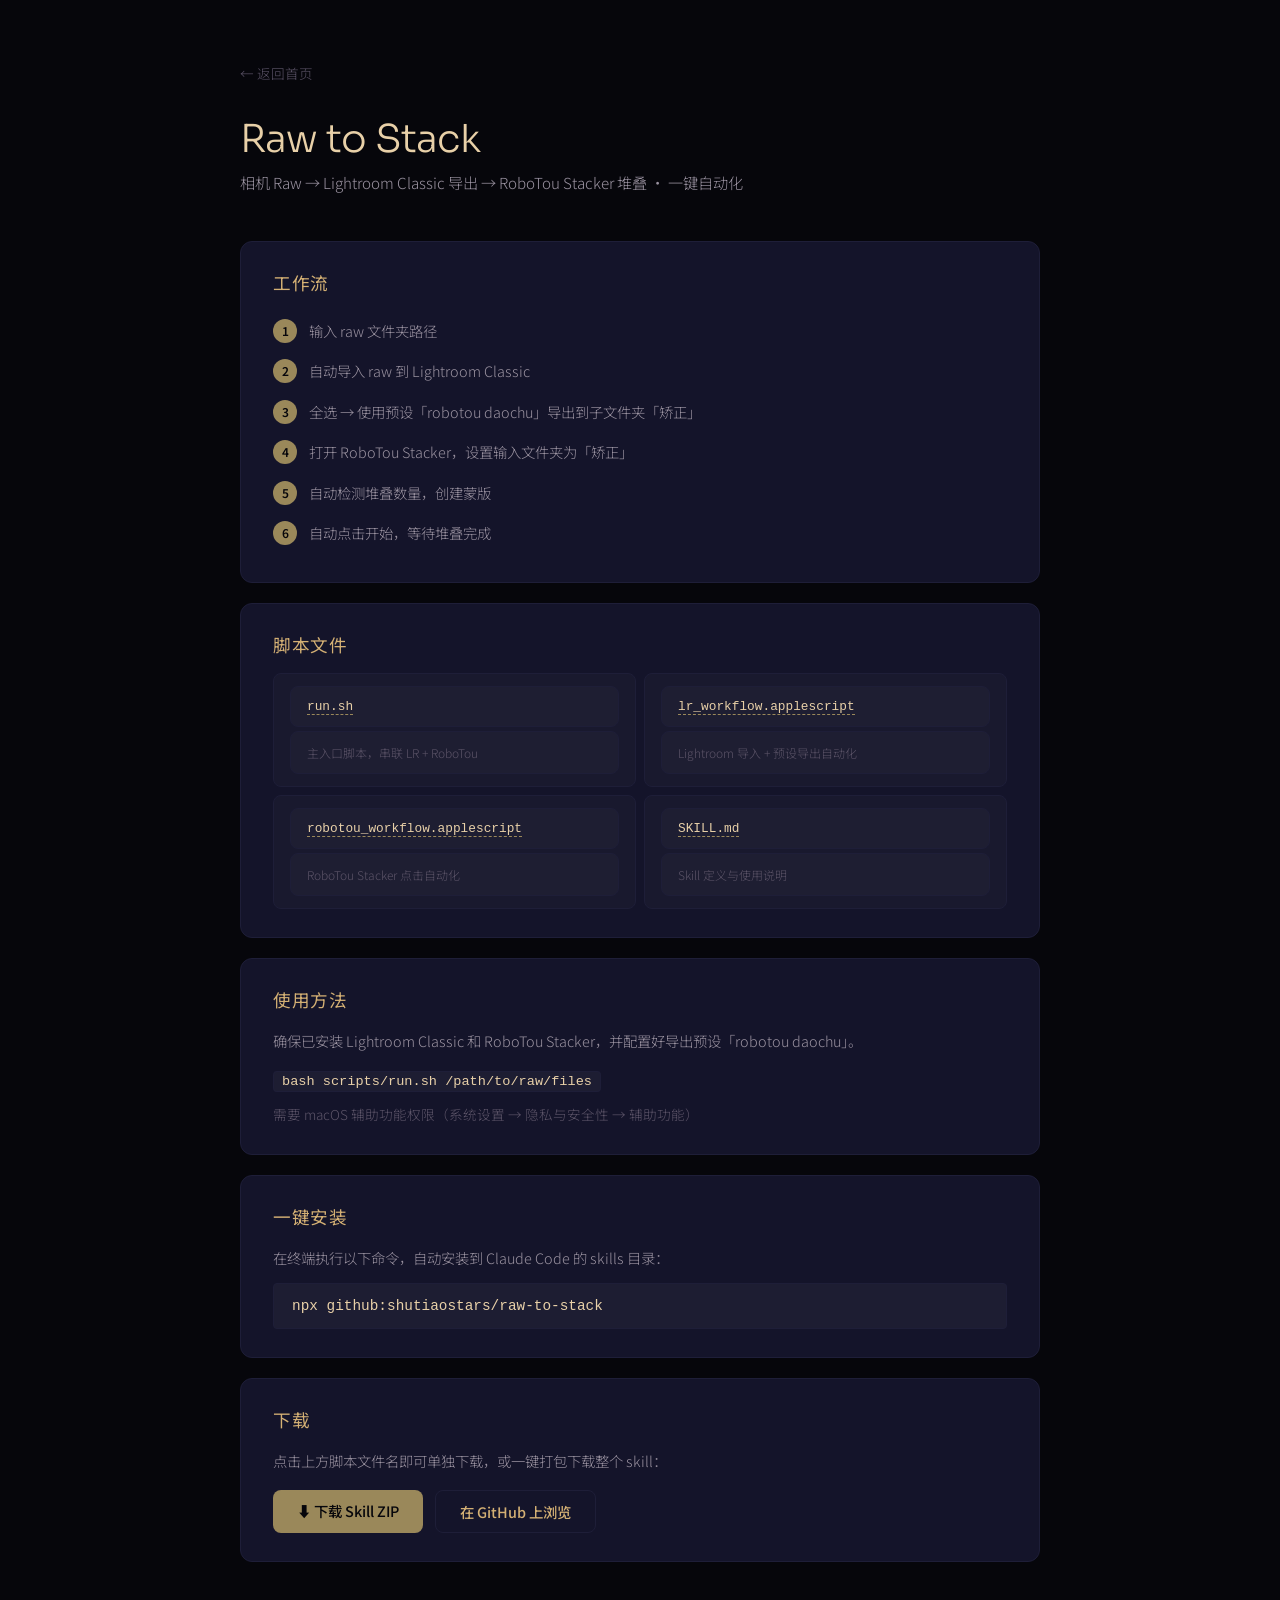
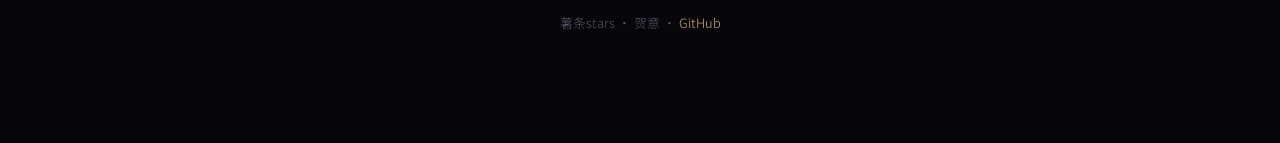
<file: raw-to-stack/index.html>
<!DOCTYPE html>
<html lang="zh-CN" data-theme="dark">
<head>
<meta charset="UTF-8">
<meta name="viewport" content="width=device-width, initial-scale=1.0">
<title>Raw to Stack — 星空堆叠工作流</title>
<link rel="preconnect" href="https://fonts.googleapis.com">
<link rel="preconnect" href="https://fonts.gstatic.com" crossorigin>
<link href="https://fonts.googleapis.com/css2?family=Noto+Sans+SC:wght@300;400;500;600;700&family=Prata&family=Sora:wght@300;400;500;600;700&display=swap" rel="stylesheet">
<style>
*,*::before,*::after{box-sizing:border-box;margin:0;padding:0}
html{scroll-behavior:smooth}
:root{
  --black:#06060b;
  --near-black:#0a0a12;
  --dark:#0f0f1c;
  --dark-card:#14142a;
  --dark-border:#1e1e38;
  --gold:#d4b074;
  --gold-light:#e8d0a8;
  --gold-dim:#9a885a;
  --text-primary:#ede8dd;
  --text-secondary:#9a92a0;
  --text-muted:#5c5468;
  --glow:rgba(212,176,116,0.10);
}
body{
  font-family:'Noto Sans SC',sans-serif;
  background:var(--black);
  color:var(--text-primary);
  min-height:100vh;
  display:flex;
  flex-direction:column;
  align-items:center;
  padding:60px 24px;
}
.container{
  max-width:800px;
  width:100%;
}
h1{
  font-family:'Sora','Noto Sans SC',sans-serif;
  font-weight:300;
  font-size:2.4rem;
  letter-spacing:-0.02em;
  margin-bottom:8px;
  color:var(--gold-light);
}
.subtitle{
  color:var(--text-secondary);
  font-size:0.95rem;
  margin-bottom:48px;
  font-weight:300;
}
.section{
  background:var(--dark-card);
  border:1px solid var(--dark-border);
  border-radius:12px;
  padding:28px 32px;
  margin-bottom:20px;
}
.section h2{
  font-family:'Sora','Noto Sans SC',sans-serif;
  font-weight:400;
  font-size:1.1rem;
  color:var(--gold);
  margin-bottom:16px;
  letter-spacing:0.03em;
}
.section p,.section li{
  color:var(--text-secondary);
  font-size:0.9rem;
  line-height:1.8;
  font-weight:300;
}
.section ul{
  list-style:none;
  padding:0;
}
.section ul li::before{
  content:"✦ ";
  color:var(--gold-dim);
}
code{
  font-family:'SF Mono','Fira Code',monospace;
  font-size:0.85rem;
  background:rgba(255,255,255,0.04);
  color:var(--gold-light);
  padding:2px 8px;
  border-radius:4px;
  border:1px solid var(--dark-border);
}
.steps{
  counter-reset:step;
  list-style:none;
  padding:0;
}
.steps li{
  counter-increment:step;
  padding:8px 0 8px 36px;
  position:relative;
  color:var(--text-secondary);
  font-size:0.9rem;
  line-height:1.7;
  font-weight:300;
}
.steps li::before{
  content:counter(step);
  position:absolute;
  left:0;
  top:8px;
  width:24px;
  height:24px;
  background:var(--gold-dim);
  color:var(--black);
  font-size:0.75rem;
  font-weight:600;
  border-radius:50%;
  display:flex;
  align-items:center;
  justify-content:center;
}
.files{
  display:grid;
  grid-template-columns:1fr 1fr;
  gap:8px;
}
.files div{
  background:rgba(255,255,255,0.02);
  border:1px solid var(--dark-border);
  border-radius:8px;
  padding:12px 16px;
}
.files .name{
  font-family:'SF Mono','Fira Code',monospace;
  font-size:0.8rem;
  margin-bottom:4px;
}
.files .name a{
  color:var(--gold-light);
  text-decoration:none;
  border-bottom:1px dashed var(--gold-dim);
}
.files .name a:hover{
  color:var(--gold);
  border-bottom-style:solid;
}
.files .desc{
  color:var(--text-muted);
  font-size:0.75rem;
  font-weight:300;
}
a{
  color:var(--gold);
  text-decoration:none;
  transition:color 0.2s;
}
a:hover{color:var(--gold-light)}
.back{
  display:inline-block;
  margin-bottom:32px;
  color:var(--text-muted);
  font-size:0.85rem;
  font-weight:300;
}
.back:hover{color:var(--text-secondary)}
@media(max-width:600px){
  body{padding:32px 16px}
  h1{font-size:1.6rem}
  .section{padding:20px}
  .files{grid-template-columns:1fr}
}
</style>
</head>
<body>
<div class="container">
  <a href="/" class="back">← 返回首页</a>
  <h1>Raw to Stack</h1>
  <p class="subtitle">相机 Raw → Lightroom Classic 导出 → RoboTou Stacker 堆叠 · 一键自动化</p>

  <div class="section">
    <h2>工作流</h2>
    <ol class="steps">
      <li>输入 raw 文件夹路径</li>
      <li>自动导入 raw 到 Lightroom Classic</li>
      <li>全选 → 使用预设「robotou daochu」导出到子文件夹「矫正」</li>
      <li>打开 RoboTou Stacker，设置输入文件夹为「矫正」</li>
      <li>自动检测堆叠数量，创建蒙版</li>
      <li>自动点击开始，等待堆叠完成</li>
    </ol>
  </div>

  <div class="section">
    <h2>脚本文件</h2>
    <div class="files">
      <div>
        <div class="name"><a href="https://raw.githubusercontent.com/shutiaostars/raw-to-stack/main/scripts/run.sh" download>run.sh</a></div>
        <div class="desc">主入口脚本，串联 LR + RoboTou</div>
      </div>
      <div>
        <div class="name"><a href="https://raw.githubusercontent.com/shutiaostars/raw-to-stack/main/scripts/lr_workflow.applescript" download>lr_workflow.applescript</a></div>
        <div class="desc">Lightroom 导入 + 预设导出自动化</div>
      </div>
      <div>
        <div class="name"><a href="https://raw.githubusercontent.com/shutiaostars/raw-to-stack/main/scripts/robotou_workflow.applescript" download>robotou_workflow.applescript</a></div>
        <div class="desc">RoboTou Stacker 点击自动化</div>
      </div>
      <div>
        <div class="name"><a href="https://raw.githubusercontent.com/shutiaostars/raw-to-stack/main/SKILL.md" download>SKILL.md</a></div>
        <div class="desc">Skill 定义与使用说明</div>
      </div>
    </div>
  </div>

  <div class="section">
    <h2>使用方法</h2>
    <p style="margin-bottom:12px;">确保已安装 Lightroom Classic 和 RoboTou Stacker，并配置好导出预设「robotou daochu」。</p>
    <code>bash scripts/run.sh /path/to/raw/files</code>
    <p style="margin-top:12px;color:var(--text-muted);font-size:0.85rem;font-weight:300;">
      需要 macOS 辅助功能权限（系统设置 → 隐私与安全性 → 辅助功能）
    </p>
  </div>

  <div class="section">
    <h2>一键安装</h2>
    <p style="margin-bottom:12px;color:var(--text-secondary);font-size:0.9rem;font-weight:300;">
      在终端执行以下命令，自动安装到 Claude Code 的 skills 目录：
    </p>
    <code style="display:block;padding:14px 18px;font-size:0.9rem;">npx github:shutiaostars/raw-to-stack</code>
  </div>

  <div class="section">
    <h2>下载</h2>
    <p style="margin-bottom:16px;color:var(--text-secondary);font-size:0.9rem;font-weight:300;">
      点击上方脚本文件名即可单独下载，或一键打包下载整个 skill：
    </p>
    <div style="display:flex;gap:12px;flex-wrap:wrap;">
      <a href="https://github.com/shutiaostars/raw-to-stack/archive/refs/heads/main.zip" class="btn" style="display:inline-block;padding:10px 24px;background:var(--gold-dim);color:var(--black);border-radius:8px;font-weight:500;font-size:0.9rem;transition:background 0.2s;" onmouseover="this.style.background='var(--gold-light)'" onmouseout="this.style.background='var(--gold-dim)'">⬇ 下载 Skill ZIP</a>
      <a href="https://github.com/shutiaostars/raw-to-stack" class="btn" style="display:inline-block;padding:10px 24px;background:transparent;color:var(--gold);border:1px solid var(--dark-border);border-radius:8px;font-weight:500;font-size:0.9rem;transition:background 0.2s;" onmouseover="this.style.background='var(--dark-card)'" onmouseout="this.style.background='transparent'">在 GitHub 上浏览</a>
    </div>
  </div>

  <div class="section" style="text-align:center;border-color:transparent;background:transparent;">
    <p style="color:var(--text-muted);font-size:0.8rem;">
      薯条stars · 贺意 · <a href="https://github.com/shutiaostars/raw-to-stack">GitHub</a>
    </p>
  </div>
</div>
</body>
</html>
</file>
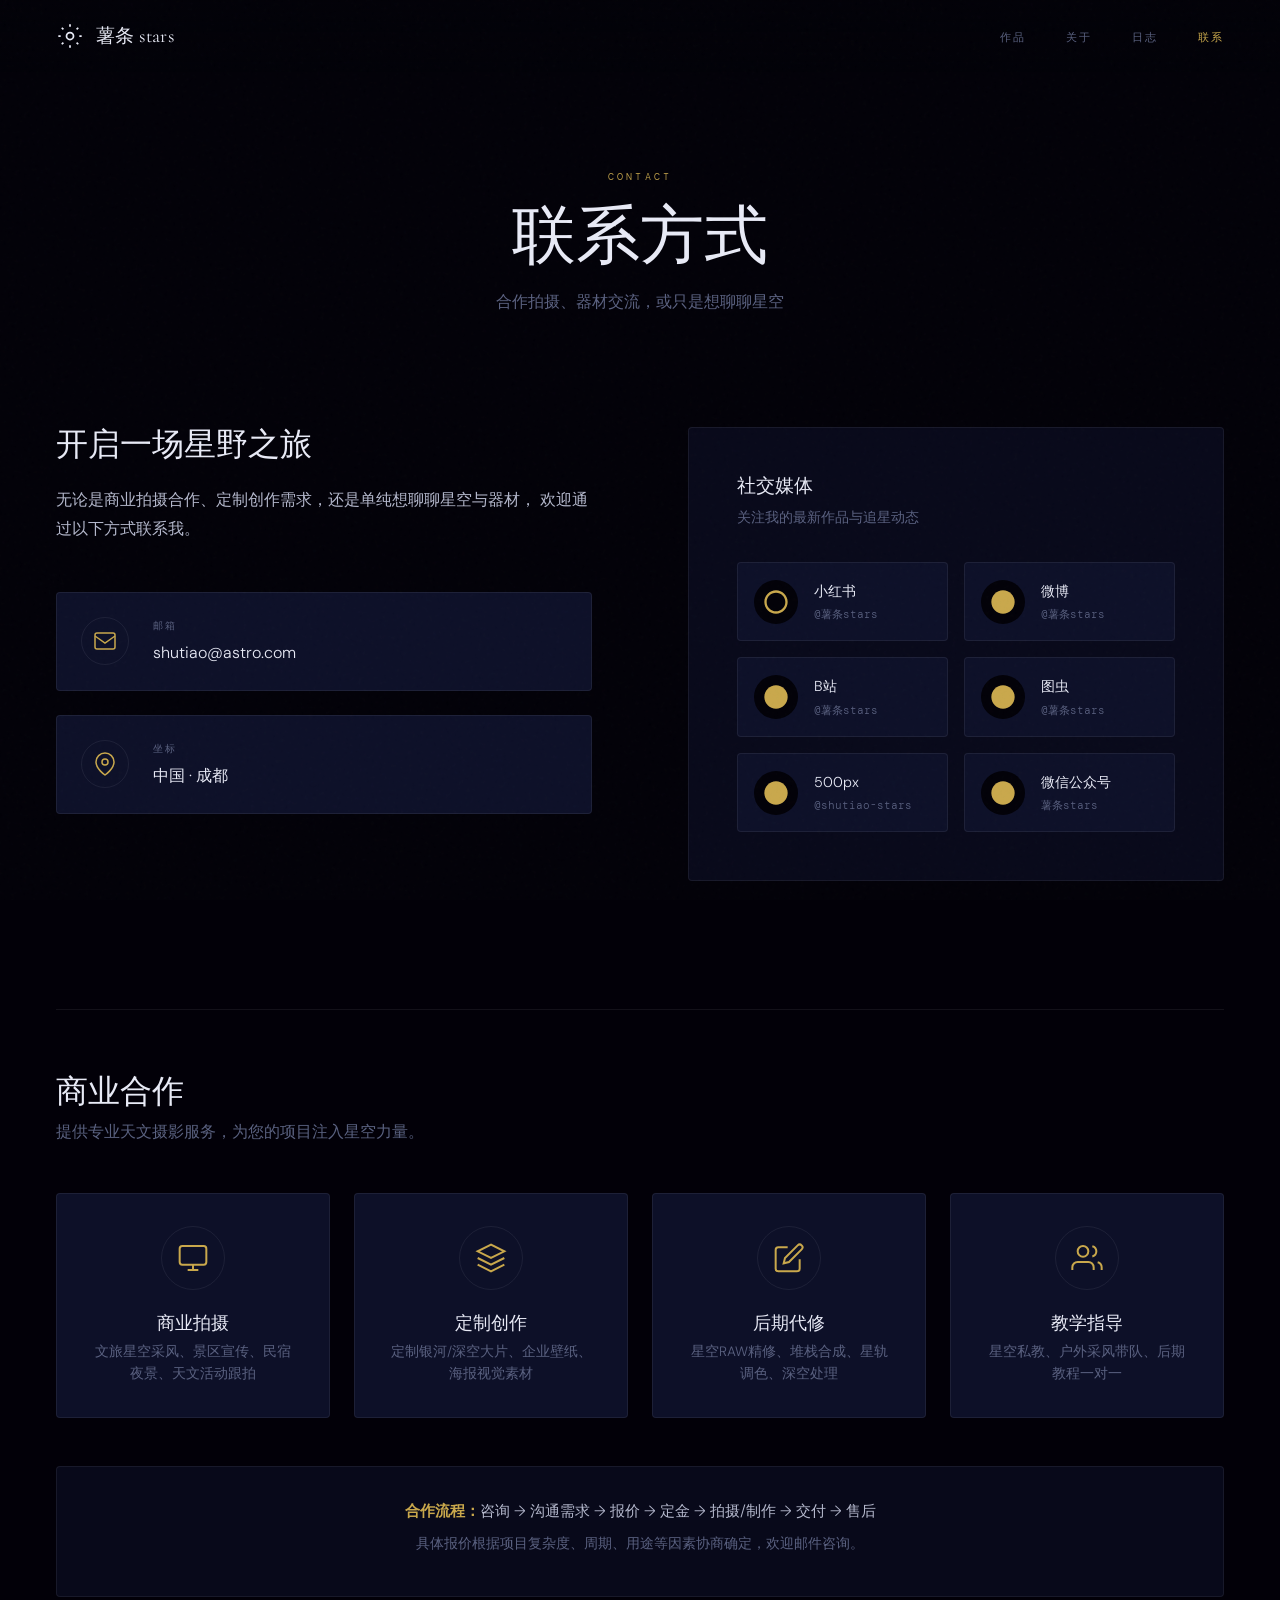
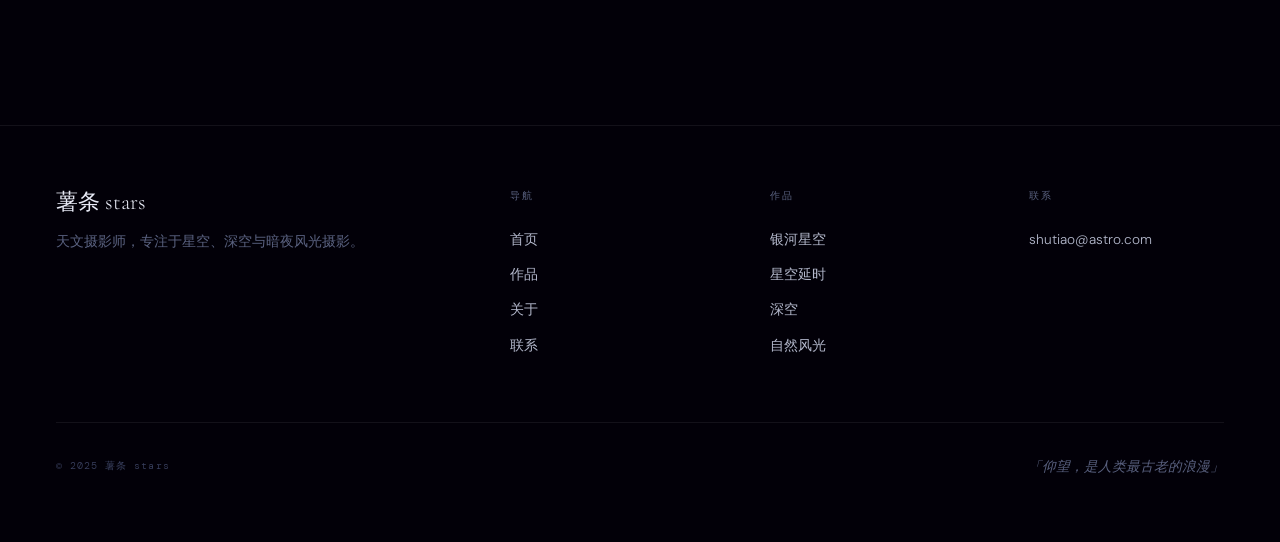
<file: contact.html>
<!DOCTYPE html>
<html lang="zh-CN">
<head>
  <meta charset="UTF-8">
  <meta name="viewport" content="width=device-width, initial-scale=1.0">
  <meta name="description" content="联系薯条 stars — 商业合作、拍摄咨询、器材交流">
  <title>联系 — 薯条 stars</title>
  
  <link rel="preconnect" href="https://fonts.googleapis.com">
  <link rel="preconnect" href="https://fonts.gstatic.com" crossorigin>
  <link href="https://fonts.googleapis.com/css2?family=Cormorant+Garamond:ital,wght@0,300;0,400;0,500;0,600;1,300;1,400&family=DM+Sans:wght@300;400;500&family=DM+Mono:wght@300;400&display=swap" rel="stylesheet">
  
  <link rel="stylesheet" href="css/style.css">
  <link rel="stylesheet" href="css/pages/contact.css">
</head>
<body>

  <!-- Navigation -->
  <nav class="nav scrolled">
    <a href="index.html" class="nav-logo">
      <div class="nav-logo-icon">
        <svg viewBox="0 0 24 24" fill="none" stroke="currentColor" stroke-width="1.5">
          <circle cx="12" cy="12" r="3"/>
          <path d="M12 2v2m0 16v2M2 12h2m16 0h2"/>
          <path d="M4.93 4.93l1.41 1.41m11.32 11.32l1.41 1.41M4.93 19.07l1.41-1.41m11.32-11.32l1.41-1.41"/>
        </svg>
      </div>
      <span>薯条 stars</span>
    </a>
    
    <ul class="nav-links">
      <li><a href="works.html">作品</a></li>
      <li><a href="about.html">关于</a></li>
      <li><a href="journal.html">日志</a></li>
      <li><a href="contact.html" class="active">联系</a></li>
    </ul>
    
    <button class="nav-menu-btn" aria-label="打开菜单">
      <svg viewBox="0 0 24 24" fill="none" stroke="currentColor" stroke-width="1.5" width="24" height="24">
        <line x1="3" y1="6" x2="21" y2="6"/>
        <line x1="3" y1="12" x2="21" y2="12"/>
        <line x1="3" y1="18" x2="21" y2="18"/>
      </svg>
    </button>
  </nav>

  <!-- Mobile Menu -->
  <div class="mobile-menu">
    <button class="mobile-menu-close">✕</button>
    <a href="works.html">作品</a>
    <a href="about.html">关于</a>
    <a href="journal.html">日志</a>
    <a href="contact.html">联系</a>
  </div>

  <!-- Page Header -->
  <header class="page-header">
    <div class="container">
      <div class="reveal">
        <p class="section-label">Contact</p>
        <h1 class="page-title">联系方式</h1>
        <p class="page-subtitle">合作拍摄、器材交流，或只是想聊聊星空</p>
      </div>
    </div>
  </header>

  <!-- Main Content -->
  <main class="section contact-section">
    <div class="container">
      
      <div class="contact-grid">
        
        <!-- Contact Info -->
        <div class="contact-info reveal">
          <h2 class="contact-info-title">开启一场星野之旅</h2>
          <p class="contact-info-desc">
            无论是商业拍摄合作、定制创作需求，还是单纯想聊聊星空与器材，
            欢迎通过以下方式联系我。
          </p>
          
          <div class="contact-methods">
            <a href="mailto:shutiao@astro.com" class="contact-method">
              <div class="contact-method-icon">
                <svg viewBox="0 0 24 24" fill="none" stroke="currentColor" stroke-width="1.5" width="24" height="24">
                  <rect x="2" y="4" width="20" height="16" rx="2"/>
                  <path d="M2 7l10 7 10-7"/>
                </svg>
              </div>
              <div class="contact-method-content">
                <span class="contact-method-label">邮箱</span>
                <span class="contact-method-value">shutiao@astro.com</span>
              </div>
            </a>
            
            <div class="contact-method">
              <div class="contact-method-icon">
                <svg viewBox="0 0 24 24" fill="none" stroke="currentColor" stroke-width="1.5" width="24" height="24">
                  <path d="M21 10c0 7-9 13-9 13s-9-6-9-13a9 9 0 0118 0z"/>
                  <circle cx="12" cy="10" r="3"/>
                </svg>
              </div>
              <div class="contact-method-content">
                <span class="contact-method-label">坐标</span>
                <span class="contact-method-value">中国 · 成都</span>
              </div>
            </div>
          </div>
        </div>

        <!-- Social Links -->
        <div class="contact-social reveal reveal-delay-1">
          <h3 class="contact-social-title">社交媒体</h3>
          <p class="contact-social-desc">关注我的最新作品与追星动态</p>
          
          <div class="social-links-grid">
            <a href="#" class="social-card">
              <div class="social-card-icon">
                <svg viewBox="0 0 24 24" fill="currentColor" width="28" height="28">
                  <path d="M12 2C6.48 2 2 6.48 2 12s4.48 10 10 10 10-4.48 10-10S17.52 2 12 2zm0 18c-4.41 0-8-3.59-8-8s3.59-8 8-8 8 3.59 8 8-3.59 8-8 8z"/>
                </svg>
              </div>
              <div class="social-card-content">
                <span class="social-card-name">小红书</span>
                <span class="social-card-handle">@薯条stars</span>
              </div>
            </a>
            
            <a href="#" class="social-card">
              <div class="social-card-icon">
                <svg viewBox="0 0 24 24" fill="currentColor" width="28" height="28">
                  <path d="M12 2C6.48 2 2 6.48 2 12s4.48 10 10 10 10-4.48 10-10S17.52 2 12 2z"/>
                </svg>
              </div>
              <div class="social-card-content">
                <span class="social-card-name">微博</span>
                <span class="social-card-handle">@薯条stars</span>
              </div>
            </a>
            
            <a href="#" class="social-card">
              <div class="social-card-icon">
                <svg viewBox="0 0 24 24" fill="currentColor" width="28" height="28">
                  <path d="M12 2C6.48 2 2 6.48 2 12s4.48 10 10 10 10-4.48 10-10S17.52 2 12 2z"/>
                </svg>
              </div>
              <div class="social-card-content">
                <span class="social-card-name">B站</span>
                <span class="social-card-handle">@薯条stars</span>
              </div>
            </a>
            
            <a href="#" class="social-card">
              <div class="social-card-icon">
                <svg viewBox="0 0 24 24" fill="currentColor" width="28" height="28">
                  <path d="M12 2C6.48 2 2 6.48 2 12s4.48 10 10 10 10-4.48 10-10S17.52 2 12 2z"/>
                </svg>
              </div>
              <div class="social-card-content">
                <span class="social-card-name">图虫</span>
                <span class="social-card-handle">@薯条stars</span>
              </div>
            </a>
            
            <a href="#" class="social-card">
              <div class="social-card-icon">
                <svg viewBox="0 0 24 24" fill="currentColor" width="28" height="28">
                  <path d="M12 2C6.48 2 2 6.48 2 12s4.48 10 10 10 10-4.48 10-10S17.52 2 12 2z"/>
                </svg>
              </div>
              <div class="social-card-content">
                <span class="social-card-name">500px</span>
                <span class="social-card-handle">@shutiao-stars</span>
              </div>
            </a>
            
            <a href="#" class="social-card">
              <div class="social-card-icon">
                <svg viewBox="0 0 24 24" fill="currentColor" width="28" height="28">
                  <path d="M12 2C6.48 2 2 6.48 2 12s4.48 10 10 10 10-4.48 10-10S17.52 2 12 2z"/>
                </svg>
              </div>
              <div class="social-card-content">
                <span class="social-card-name">微信公众号</span>
                <span class="social-card-handle">薯条stars</span>
              </div>
            </a>
          </div>
        </div>

      </div>

      <!-- Services Section -->
      <section class="services-section reveal">
        <h2 class="services-section-title">商业合作</h2>
        <p class="services-section-desc">
          提供专业天文摄影服务，为您的项目注入星空力量。
        </p>
        
        <div class="services-cards">
          <div class="service-card">
            <div class="service-card-icon">
              <svg viewBox="0 0 24 24" fill="none" stroke="currentColor" stroke-width="1.5" width="32" height="32">
                <rect x="2" y="3" width="20" height="14" rx="2"/>
                <path d="M8 21h8m-4-4v4"/>
              </svg>
            </div>
            <h3 class="service-card-title">商业拍摄</h3>
            <p class="service-card-desc">
              文旅星空采风、景区宣传、民宿夜景、天文活动跟拍
            </p>
          </div>
          
          <div class="service-card">
            <div class="service-card-icon">
              <svg viewBox="0 0 24 24" fill="none" stroke="currentColor" stroke-width="1.5" width="32" height="32">
                <path d="M12 2L2 7l10 5 10-5-10-5z"/>
                <path d="M2 17l10 5 10-5"/>
                <path d="M2 12l10 5 10-5"/>
              </svg>
            </div>
            <h3 class="service-card-title">定制创作</h3>
            <p class="service-card-desc">
              定制银河/深空大片、企业壁纸、海报视觉素材
            </p>
          </div>
          
          <div class="service-card">
            <div class="service-card-icon">
              <svg viewBox="0 0 24 24" fill="none" stroke="currentColor" stroke-width="1.5" width="32" height="32">
                <path d="M11 4H4a2 2 0 00-2 2v14a2 2 0 002 2h14a2 2 0 002-2v-7"/>
                <path d="M18.5 2.5a2.121 2.121 0 013 3L12 15l-4 1 1-4 9.5-9.5z"/>
              </svg>
            </div>
            <h3 class="service-card-title">后期代修</h3>
            <p class="service-card-desc">
              星空RAW精修、堆栈合成、星轨调色、深空处理
            </p>
          </div>
          
          <div class="service-card">
            <div class="service-card-icon">
              <svg viewBox="0 0 24 24" fill="none" stroke="currentColor" stroke-width="1.5" width="32" height="32">
                <path d="M17 21v-2a4 4 0 00-4-4H5a4 4 0 00-4 4v2"/>
                <circle cx="9" cy="7" r="4"/>
                <path d="M23 21v-2a4 4 0 00-3-3.87m-4-12a4 4 0 010 7.75"/>
              </svg>
            </div>
            <h3 class="service-card-title">教学指导</h3>
            <p class="service-card-desc">
              星空私教、户外采风带队、后期教程一对一
            </p>
          </div>
        </div>
        
        <div class="services-note">
          <p>
            <strong>合作流程：</strong>咨询 → 沟通需求 → 报价 → 定金 → 拍摄/制作 → 交付 → 售后
          </p>
          <p class="services-note-detail">
            具体报价根据项目复杂度、周期、用途等因素协商确定，欢迎邮件咨询。
          </p>
        </div>
      </section>

    </div>
  </main>

  <!-- Footer -->
  <footer class="footer">
    <div class="container">
      <div class="footer-grid">
        <div class="footer-brand-col">
          <h3 class="footer-brand">薯条 stars</h3>
          <p class="footer-desc">天文摄影师，专注于星空、深空与暗夜风光摄影。</p>
        </div>
        <div class="footer-nav-col">
          <h4 class="footer-title">导航</h4>
          <ul class="footer-links">
            <li><a href="index.html">首页</a></li>
            <li><a href="works.html">作品</a></li>
            <li><a href="about.html">关于</a></li>
            <li><a href="contact.html">联系</a></li>
          </ul>
        </div>
        <div class="footer-nav-col">
          <h4 class="footer-title">作品</h4>
          <ul class="footer-links">
            <li><a href="works.html#milkyway">银河星空</a></li>
            <li><a href="works.html#timelapse">星空延时</a></li>
            <li><a href="works.html#deepsky">深空</a></li>
            <li><a href="works.html#landscape">自然风光</a></li>
          </ul>
        </div>
        <div class="footer-nav-col">
          <h4 class="footer-title">联系</h4>
          <ul class="footer-links">
            <li><a href="mailto:shutiao@astro.com">shutiao@astro.com</a></li>
          </ul>
        </div>
      </div>
      <div class="footer-bottom">
        <p class="footer-copyright">© 2025 薯条 stars</p>
        <p class="footer-quote">「仰望，是人类最古老的浪漫」</p>
      </div>
    </div>
  </footer>

  <script src="js/main.js"></script>
</body>
</html>
</file>
<file: css/style.css>
/* ═══════════════════════════════════════════════════════════════
   薯条 stars — 天文摄影师个人网站
   Design System & Shared Styles
   ═══════════════════════════════════════════════════════════════ */

/* ── Design Tokens ─────────────────────────────────────────────── */
:root {
  /* Colors - Deep Space Palette */
  --bg-void:      #020008;
  --bg-deep:      #08091a;
  --bg-card:      #0d1028;
  --bg-card-hover:#111640;
  --bg-elevated:  #12162f;
  
  /* Text */
  --text-primary:   #e8eaf6;
  --text-secondary: #b4b8cc;
  --text-muted:     #5a6180;
  --text-dim:       #3a4060;
  
  /* Accents */
  --accent-gold:    #c9a84c;
  --accent-gold-dim: rgba(201,168,76,0.6);
  --accent-gold-glow: rgba(201,168,76,0.15);
  --accent-blue:    #4a7fff;
  --accent-blue-dim: rgba(74,127,255,0.5);
  --accent-purple:  #8b5cf6;
  --accent-cyan:    #22d3ee;
  
  /* Borders & Dividers */
  --border-subtle:   rgba(232,234,246,0.07);
  --border-light:    rgba(232,234,246,0.12);
  --border-gold:     rgba(201,168,76,0.25);
  
  /* Typography */
  --font-display:  'Cormorant Garamond', Georgia, 'Times New Roman', serif;
  --font-body:     'DM Sans', -apple-system, BlinkMacSystemFont, sans-serif;
  --font-mono:     'DM Mono', 'SF Mono', Consolas, monospace;
  
  /* Spacing Scale */
  --space-xs:   4px;
  --space-sm:   8px;
  --space-md:   16px;
  --space-lg:   24px;
  --space-xl:   32px;
  --space-2xl:  48px;
  --space-3xl:  64px;
  --space-4xl:  96px;
  --space-5xl:  128px;
  
  /* Easing */
  --ease-out:    cubic-bezier(0.25, 0.46, 0.45, 0.94);
  --ease-spring: cubic-bezier(0.34, 1.56, 0.64, 1);
  --ease-expo:   cubic-bezier(0.16, 1, 0.3, 1);
  
  /* Layout */
  --nav-height:  72px;
  --content-max: 1400px;
  --content-narrow: 900px;
}

/* ── Reset & Base ──────────────────────────────────────────────── */
*, *::before, *::after { 
  box-sizing: border-box; 
  margin: 0; 
  padding: 0; 
}

html { 
  scroll-behavior: smooth; 
  font-size: 16px;
  -webkit-font-smoothing: antialiased;
  -moz-osx-font-smoothing: grayscale;
}

body {
  background: var(--bg-void);
  color: var(--text-primary);
  font-family: var(--font-body);
  font-weight: 300;
  line-height: 1.7;
  overflow-x: hidden;
}

::selection { 
  background: rgba(201,168,76,0.25); 
  color: var(--text-primary); 
}

::-webkit-scrollbar { width: 6px; height: 6px; }
::-webkit-scrollbar-track { background: var(--bg-void); }
::-webkit-scrollbar-thumb { 
  background: var(--accent-gold-dim); 
  border-radius: 3px; 
}
::-webkit-scrollbar-thumb:hover { background: var(--accent-gold); }

img { display: block; max-width: 100%; height: auto; }
a { color: inherit; text-decoration: none; }
button { 
  font-family: inherit; 
  cursor: pointer; 
  border: none; 
  background: none; 
}

/* ── Typography ────────────────────────────────────────────────── */
.font-display { font-family: var(--font-display); }
.font-body { font-family: var(--font-body); }
.font-mono { font-family: var(--font-mono); }

h1, h2, h3, h4, h5, h6 {
  font-family: var(--font-display);
  font-weight: 300;
  line-height: 1.1;
  color: var(--text-primary);
}

.text-gold { color: var(--accent-gold); }
.text-muted { color: var(--text-muted); }
.text-dim { color: var(--text-dim); }

/* ── Grain Overlay ─────────────────────────────────────────────── */
body::after {
  content: '';
  position: fixed; 
  inset: 0; 
  z-index: 9999;
  pointer-events: none;
  background-image: url("data:image/svg+xml,%3Csvg viewBox='0 0 256 256' xmlns='http://www.w3.org/2000/svg'%3E%3Cfilter id='noise'%3E%3CfeTurbulence type='fractalNoise' baseFrequency='0.85' numOctaves='4' stitchTiles='stitch'/%3E%3C/filter%3E%3Crect width='100%25' height='100%25' filter='url(%23noise)' opacity='0.04'/%3E%3C/svg%3E");
  opacity: 0.5;
}

/* ── Navigation ────────────────────────────────────────────────── */
.nav {
  position: fixed; 
  top: 0; 
  left: 0; 
  right: 0; 
  z-index: 100;
  display: flex; 
  align-items: center; 
  justify-content: space-between;
  height: var(--nav-height);
  padding: 0 56px;
  background: linear-gradient(to bottom, rgba(2,0,8,0.9) 0%, transparent 100%);
  backdrop-filter: blur(0px);
  transition: all 0.5s var(--ease-out);
}

.nav.scrolled { 
  background: rgba(2,0,8,0.95); 
  backdrop-filter: blur(20px);
  border-bottom: 1px solid var(--border-subtle);
}

.nav-logo {
  display: flex;
  align-items: center;
  gap: 12px;
  font-family: var(--font-display);
  font-size: 1.2rem; 
  font-weight: 400; 
  letter-spacing: 0.02em;
  color: var(--text-primary);
  transition: color 0.3s;
}

.nav-logo:hover { color: var(--accent-gold); }

.nav-logo-icon {
  width: 28px;
  height: 28px;
  display: flex;
  align-items: center;
  justify-content: center;
}

.nav-logo-icon svg {
  width: 100%;
  height: 100%;
}

.nav-links { 
  display: flex; 
  align-items: center;
  gap: 40px; 
  list-style: none; 
}

.nav-links a {
  font-family: var(--font-mono); 
  font-size: 0.7rem; 
  letter-spacing: 0.18em;
  text-transform: uppercase; 
  color: var(--text-muted);
  transition: color 0.3s;
  position: relative;
}

.nav-links a::after {
  content: '';
  position: absolute;
  bottom: -4px;
  left: 0;
  width: 0;
  height: 1px;
  background: var(--accent-gold);
  transition: width 0.3s var(--ease-out);
}

.nav-links a:hover { 
  color: var(--text-primary); 
}

.nav-links a:hover::after {
  width: 100%;
}

.nav-links a.active {
  color: var(--accent-gold);
}

.nav-menu-btn { 
  display: none; 
  width: 24px; 
  height: 24px;
  color: var(--text-primary);
}

/* ── Mobile Menu ───────────────────────────────────────────────── */
.mobile-menu {
  position: fixed; 
  inset: 0; 
  z-index: 200;
  background: rgba(2,0,8,0.98);
  display: flex; 
  flex-direction: column;
  align-items: center; 
  justify-content: center; 
  gap: 40px;
  opacity: 0; 
  pointer-events: none;
  transition: opacity 0.4s var(--ease-out);
}

.mobile-menu.open { 
  opacity: 1; 
  pointer-events: all; 
}

.mobile-menu a {
  font-family: var(--font-display); 
  font-size: 2rem;
  font-weight: 300; 
  color: var(--text-primary);
  transition: color 0.3s;
}

.mobile-menu a:hover { 
  color: var(--accent-gold); 
}

.mobile-menu-close {
  position: absolute; 
  top: 24px; 
  right: 28px;
  font-size: 1.8rem; 
  color: var(--text-muted);
  cursor: pointer; 
  background: none; 
  border: none;
  transition: color 0.3s;
}

.mobile-menu-close:hover {
  color: var(--text-primary);
}

/* ── Section Shared ────────────────────────────────────────────── */
.section {
  padding: var(--space-5xl) 56px;
}

.section-label {
  font-family: var(--font-mono); 
  font-size: 0.65rem;
  letter-spacing: 0.3em; 
  text-transform: uppercase;
  color: var(--accent-gold);
  margin-bottom: var(--space-md);
}

.section-title {
  font-size: clamp(2rem, 5vw, 3.5rem);
  margin-bottom: var(--space-lg);
}

.section-subtitle {
  font-family: var(--font-body);
  font-size: 1rem;
  color: var(--text-muted);
  max-width: 600px;
}

/* ── Container ─────────────────────────────────────────────────── */
.container {
  max-width: var(--content-max);
  margin: 0 auto;
}

.container-narrow {
  max-width: var(--content-narrow);
  margin: 0 auto;
}

/* ── Buttons ───────────────────────────────────────────────────── */
.btn {
  display: inline-flex;
  align-items: center;
  gap: 8px;
  font-family: var(--font-mono);
  font-size: 0.75rem;
  letter-spacing: 0.15em;
  text-transform: uppercase;
  padding: 14px 28px;
  border-radius: 2px;
  transition: all 0.3s var(--ease-out);
}

.btn-primary {
  background: var(--accent-gold);
  color: var(--bg-void);
  border: 1px solid var(--accent-gold);
}

.btn-primary:hover {
  background: transparent;
  color: var(--accent-gold);
}

.btn-secondary {
  background: transparent;
  color: var(--text-primary);
  border: 1px solid var(--border-light);
}

.btn-secondary:hover {
  border-color: var(--accent-gold);
  color: var(--accent-gold);
}

.btn-ghost {
  background: transparent;
  color: var(--text-muted);
  padding: 8px 16px;
}

.btn-ghost:hover {
  color: var(--accent-gold);
}

/* ── Cards ─────────────────────────────────────────────────────── */
.card {
  background: var(--bg-card);
  border: 1px solid var(--border-subtle);
  border-radius: 4px;
  overflow: hidden;
  transition: all 0.4s var(--ease-out);
}

.card:hover {
  background: var(--bg-card-hover);
  border-color: var(--border-light);
  transform: translateY(-4px);
}

/* ── Forms ─────────────────────────────────────────────────────── */
input, textarea, select {
  font-family: var(--font-body);
  font-size: 0.95rem;
  padding: 14px 18px;
  background: var(--bg-card);
  border: 1px solid var(--border-subtle);
  border-radius: 3px;
  color: var(--text-primary);
  transition: border-color 0.3s;
}

input:focus, textarea:focus, select:focus {
  outline: none;
  border-color: var(--accent-gold);
}

input::placeholder, textarea::placeholder {
  color: var(--text-dim);
}

/* ── Reveal Animation ──────────────────────────────────────────── */
.reveal {
  opacity: 0; 
  transform: translateY(32px);
  transition: opacity 0.8s var(--ease-out), transform 0.8s var(--ease-out);
}

.reveal.visible { 
  opacity: 1; 
  transform: translateY(0); 
}

.reveal-delay-1 { transition-delay: 0.1s; }
.reveal-delay-2 { transition-delay: 0.2s; }
.reveal-delay-3 { transition-delay: 0.3s; }
.reveal-delay-4 { transition-delay: 0.4s; }

/* ── Footer ────────────────────────────────────────────────────── */
.footer {
  background: var(--bg-void);
  border-top: 1px solid var(--border-subtle);
  padding: var(--space-3xl) 56px;
}

.footer-grid {
  display: grid;
  grid-template-columns: 2fr 1fr 1fr 1fr;
  gap: var(--space-3xl);
  margin-bottom: var(--space-3xl);
}

.footer-brand {
  font-family: var(--font-display);
  font-size: 1.4rem;
  margin-bottom: var(--space-md);
}

.footer-desc {
  font-size: 0.85rem;
  color: var(--text-muted);
  line-height: 1.8;
  margin-bottom: var(--space-lg);
}

.footer-title {
  font-family: var(--font-mono);
  font-size: 0.65rem;
  letter-spacing: 0.2em;
  text-transform: uppercase;
  color: var(--text-muted);
  margin-bottom: var(--space-lg);
}

.footer-links {
  list-style: none;
  display: flex;
  flex-direction: column;
  gap: var(--space-sm);
}

.footer-links a {
  font-size: 0.85rem;
  color: var(--text-secondary);
  transition: color 0.3s;
}

.footer-links a:hover {
  color: var(--accent-gold);
}

.footer-bottom {
  display: flex;
  justify-content: space-between;
  align-items: center;
  padding-top: var(--space-xl);
  border-top: 1px solid var(--border-subtle);
}

.footer-copyright {
  font-family: var(--font-mono);
  font-size: 0.65rem;
  letter-spacing: 0.1em;
  color: var(--text-dim);
}

.footer-quote {
  font-family: var(--font-display);
  font-size: 0.85rem;
  font-style: italic;
  color: var(--text-muted);
}

/* ── Social Icons ──────────────────────────────────────────────── */
.social-links {
  display: flex;
  gap: var(--space-md);
}

.social-link {
  width: 40px;
  height: 40px;
  display: flex;
  align-items: center;
  justify-content: center;
  border: 1px solid var(--border-subtle);
  border-radius: 50%;
  color: var(--text-muted);
  transition: all 0.3s var(--ease-out);
}

.social-link:hover {
  border-color: var(--accent-gold);
  color: var(--accent-gold);
  transform: translateY(-2px);
}

.social-link svg {
  width: 18px;
  height: 18px;
}

/* ── Star Field Background ─────────────────────────────────────── */
.starfield {
  position: absolute;
  inset: 0;
  overflow: hidden;
}

.stars-layer {
  position: absolute;
  inset: -50%;
  background-repeat: repeat;
}

.stars-1 {
  background-image:
    radial-gradient(1px 1px at 10% 20%, rgba(255,255,255,0.9) 0%, transparent 100%),
    radial-gradient(1px 1px at 25% 45%, rgba(255,255,255,0.7) 0%, transparent 100%),
    radial-gradient(1.5px 1.5px at 40% 15%, rgba(255,255,255,0.8) 0%, transparent 100%),
    radial-gradient(1px 1px at 55% 65%, rgba(255,255,255,0.6) 0%, transparent 100%),
    radial-gradient(1px 1px at 70% 30%, rgba(255,255,255,0.9) 0%, transparent 100%),
    radial-gradient(1.5px 1.5px at 85% 75%, rgba(255,255,255,0.7) 0%, transparent 100%),
    radial-gradient(1px 1px at 95% 10%, rgba(255,255,255,0.6) 0%, transparent 100%),
    radial-gradient(1px 1px at 5% 80%, rgba(255,255,255,0.8) 0%, transparent 100%);
  background-size: 420px 320px;
  animation: star-drift 120s linear infinite;
}

.stars-2 {
  background-image:
    radial-gradient(2px 2px at 18% 38%, rgba(201,168,76,0.8) 0%, transparent 100%),
    radial-gradient(1.5px 1.5px at 52% 22%, rgba(74,127,255,0.7) 0%, transparent 100%),
    radial-gradient(2px 2px at 78% 62%, rgba(255,255,255,0.9) 0%, transparent 100%),
    radial-gradient(1px 1px at 33% 82%, rgba(74,127,255,0.6) 0%, transparent 100%),
    radial-gradient(2px 2px at 88% 8%, rgba(201,168,76,0.6) 0%, transparent 100%);
  background-size: 680px 480px;
  animation: star-drift 200s linear infinite reverse;
}

.stars-3 {
  background-image:
    radial-gradient(1px 1px at 20% 50%, rgba(255,255,255,0.4) 0%, transparent 100%),
    radial-gradient(1px 1px at 50% 30%, rgba(255,255,255,0.3) 0%, transparent 100%),
    radial-gradient(1px 1px at 80% 70%, rgba(255,255,255,0.35) 0%, transparent 100%);
  background-size: 900px 600px;
  animation: star-drift 300s linear infinite;
}

.nebula {
  position: absolute;
  inset: 0;
  background:
    radial-gradient(ellipse 60% 40% at 20% 30%, rgba(45,27,78,0.4) 0%, transparent 70%),
    radial-gradient(ellipse 50% 35% at 75% 65%, rgba(74,127,255,0.12) 0%, transparent 70%),
    radial-gradient(ellipse 40% 50% at 50% 80%, rgba(201,168,76,0.06) 0%, transparent 70%);
  animation: nebula-breathe 12s ease-in-out infinite alternate;
}

@keyframes star-drift {
  from { transform: translate(0, 0); }
  to   { transform: translate(-420px, -320px); }
}

@keyframes nebula-breathe {
  from { opacity: 0.6; transform: scale(1); }
  to   { opacity: 1;   transform: scale(1.05); }
}

/* ── Responsive ────────────────────────────────────────────────── */
@media (max-width: 1024px) {
  .section { padding: var(--space-4xl) 40px; }
  .footer { padding: var(--space-2xl) 40px; }
  .footer-grid { grid-template-columns: 1fr 1fr; gap: var(--space-2xl); }
}

@media (max-width: 768px) {
  :root { --nav-height: 64px; }
  
  .nav { padding: 0 24px; }
  .nav-links { display: none; }
  .nav-menu-btn { display: block; }
  
  .section { padding: var(--space-3xl) 24px; }
  
  .footer { padding: var(--space-2xl) 24px; }
  .footer-grid { grid-template-columns: 1fr; gap: var(--space-xl); }
  .footer-bottom { 
    flex-direction: column; 
    gap: var(--space-md); 
    text-align: center; 
  }
}

@media (max-width: 480px) {
  .section { padding: var(--space-2xl) 20px; }
}

/* ── Utility Classes ───────────────────────────────────────────── */
.text-center { text-align: center; }
.text-left { text-align: left; }
.text-right { text-align: right; }

.flex { display: flex; }
.flex-col { flex-direction: column; }
.items-center { align-items: center; }
.justify-center { justify-content: center; }
.justify-between { justify-content: space-between; }

.gap-sm { gap: var(--space-sm); }
.gap-md { gap: var(--space-md); }
.gap-lg { gap: var(--space-lg); }
.gap-xl { gap: var(--space-xl); }
.gap-2xl { gap: var(--space-2xl); }

.mb-sm { margin-bottom: var(--space-sm); }
.mb-md { margin-bottom: var(--space-md); }
.mb-lg { margin-bottom: var(--space-lg); }
.mb-xl { margin-bottom: var(--space-xl); }
.mb-2xl { margin-bottom: var(--space-2xl); }

.mt-sm { margin-top: var(--space-sm); }
.mt-md { margin-top: var(--space-md); }
.mt-lg { margin-top: var(--space-lg); }
.mt-xl { margin-top: var(--space-xl); }
.mt-2xl { margin-top: var(--space-2xl); }

.hidden { display: none; }
.visible { display: block; }
</file>
<file: css/pages/contact.css>
/* ═══════════════════════════════════════════════════════════════
   Contact Page Specific Styles
   ═══════════════════════════════════════════════════════════════ */

/* ── Page Header ──────────────────────────────────────────────── */
.page-header {
  padding-top: calc(var(--nav-height) + var(--space-4xl));
  padding-bottom: var(--space-3xl);
  background: var(--bg-void);
  text-align: center;
}

.page-title {
  font-size: clamp(2.5rem, 6vw, 4rem);
  margin-bottom: var(--space-md);
}

.page-subtitle {
  font-size: 1rem;
  color: var(--text-muted);
}

/* ── Contact Section ───────────────────────────────────────────── */
.contact-section {
  background: var(--bg-void);
  padding-top: var(--space-2xl);
}

/* ── Contact Grid ──────────────────────────────────────────────── */
.contact-grid {
  display: grid;
  grid-template-columns: 1fr 1fr;
  gap: var(--space-4xl);
  margin-bottom: var(--space-5xl);
}

/* ── Contact Info ──────────────────────────────────────────────── */
.contact-info-title {
  font-size: clamp(1.5rem, 3vw, 2rem);
  margin-bottom: var(--space-lg);
}

.contact-info-desc {
  font-size: 1rem;
  color: var(--text-secondary);
  line-height: 1.8;
  margin-bottom: var(--space-2xl);
}

.contact-methods {
  display: flex;
  flex-direction: column;
  gap: var(--space-lg);
}

.contact-method {
  display: flex;
  align-items: center;
  gap: var(--space-lg);
  padding: var(--space-lg);
  background: var(--bg-card);
  border: 1px solid var(--border-subtle);
  border-radius: 4px;
  transition: all 0.3s var(--ease-out);
}

.contact-method:hover {
  border-color: var(--border-gold);
  background: var(--bg-card-hover);
}

.contact-method-icon {
  width: 48px;
  height: 48px;
  display: flex;
  align-items: center;
  justify-content: center;
  border: 1px solid var(--border-subtle);
  border-radius: 50%;
  color: var(--accent-gold);
  flex-shrink: 0;
}

.contact-method-content {
  display: flex;
  flex-direction: column;
  gap: 4px;
}

.contact-method-label {
  font-family: var(--font-mono);
  font-size: 0.65rem;
  letter-spacing: 0.15em;
  text-transform: uppercase;
  color: var(--text-muted);
}

.contact-method-value {
  font-size: 1rem;
  color: var(--text-primary);
}

/* ── Social Links ──────────────────────────────────────────────── */
.contact-social {
  padding: var(--space-2xl);
  background: var(--bg-deep);
  border: 1px solid var(--border-subtle);
  border-radius: 4px;
}

.contact-social-title {
  font-family: var(--font-display);
  font-size: 1.2rem;
  margin-bottom: var(--space-sm);
}

.contact-social-desc {
  font-size: 0.9rem;
  color: var(--text-muted);
  margin-bottom: var(--space-xl);
}

.social-links-grid {
  display: grid;
  grid-template-columns: repeat(2, 1fr);
  gap: var(--space-md);
}

.social-card {
  display: flex;
  align-items: center;
  gap: var(--space-md);
  padding: var(--space-md);
  background: var(--bg-card);
  border: 1px solid var(--border-subtle);
  border-radius: 4px;
  transition: all 0.3s var(--ease-out);
}

.social-card:hover {
  border-color: var(--border-gold);
  background: var(--bg-card-hover);
}

.social-card-icon {
  width: 44px;
  height: 44px;
  display: flex;
  align-items: center;
  justify-content: center;
  background: var(--bg-void);
  border-radius: 50%;
  color: var(--accent-gold);
  flex-shrink: 0;
}

.social-card-content {
  display: flex;
  flex-direction: column;
  gap: 2px;
}

.social-card-name {
  font-size: 0.9rem;
  color: var(--text-primary);
}

.social-card-handle {
  font-family: var(--font-mono);
  font-size: 0.7rem;
  color: var(--text-muted);
}

/* ── Services Section ──────────────────────────────────────────── */
.services-section {
  padding-top: var(--space-3xl);
  border-top: 1px solid var(--border-subtle);
}

.services-section-title {
  font-size: clamp(1.5rem, 3vw, 2rem);
  margin-bottom: var(--space-sm);
}

.services-section-desc {
  font-size: 1rem;
  color: var(--text-muted);
  margin-bottom: var(--space-2xl);
}

.services-cards {
  display: grid;
  grid-template-columns: repeat(4, 1fr);
  gap: var(--space-lg);
  margin-bottom: var(--space-2xl);
}

.service-card {
  background: var(--bg-card);
  border: 1px solid var(--border-subtle);
  border-radius: 4px;
  padding: var(--space-xl);
  text-align: center;
  transition: all 0.4s var(--ease-out);
}

.service-card:hover {
  border-color: var(--border-light);
  transform: translateY(-4px);
}

.service-card-icon {
  width: 64px;
  height: 64px;
  margin: 0 auto var(--space-lg);
  display: flex;
  align-items: center;
  justify-content: center;
  border: 1px solid var(--border-subtle);
  border-radius: 50%;
  color: var(--accent-gold);
  transition: all 0.3s var(--ease-out);
}

.service-card:hover .service-card-icon {
  border-color: var(--accent-gold);
  background: rgba(201,168,76,0.1);
}

.service-card-title {
  font-family: var(--font-display);
  font-size: 1.1rem;
  margin-bottom: var(--space-sm);
}

.service-card-desc {
  font-size: 0.85rem;
  color: var(--text-muted);
  line-height: 1.6;
}

.services-note {
  text-align: center;
  padding: var(--space-xl);
  background: var(--bg-deep);
  border: 1px solid var(--border-subtle);
  border-radius: 4px;
}

.services-note p {
  font-size: 0.95rem;
  color: var(--text-secondary);
  margin-bottom: var(--space-sm);
}

.services-note strong {
  color: var(--accent-gold);
}

.services-note-detail {
  font-size: 0.85rem !important;
  color: var(--text-muted) !important;
}

/* ── Responsive ────────────────────────────────────────────────── */
@media (max-width: 1024px) {
  .contact-grid {
    grid-template-columns: 1fr;
    gap: var(--space-2xl);
  }
  
  .services-cards {
    grid-template-columns: repeat(2, 1fr);
  }
}

@media (max-width: 768px) {
  .social-links-grid {
    grid-template-columns: 1fr;
  }
  
  .services-cards {
    grid-template-columns: 1fr;
  }
  
  .contact-social {
    padding: var(--space-lg);
  }
}
</file>
